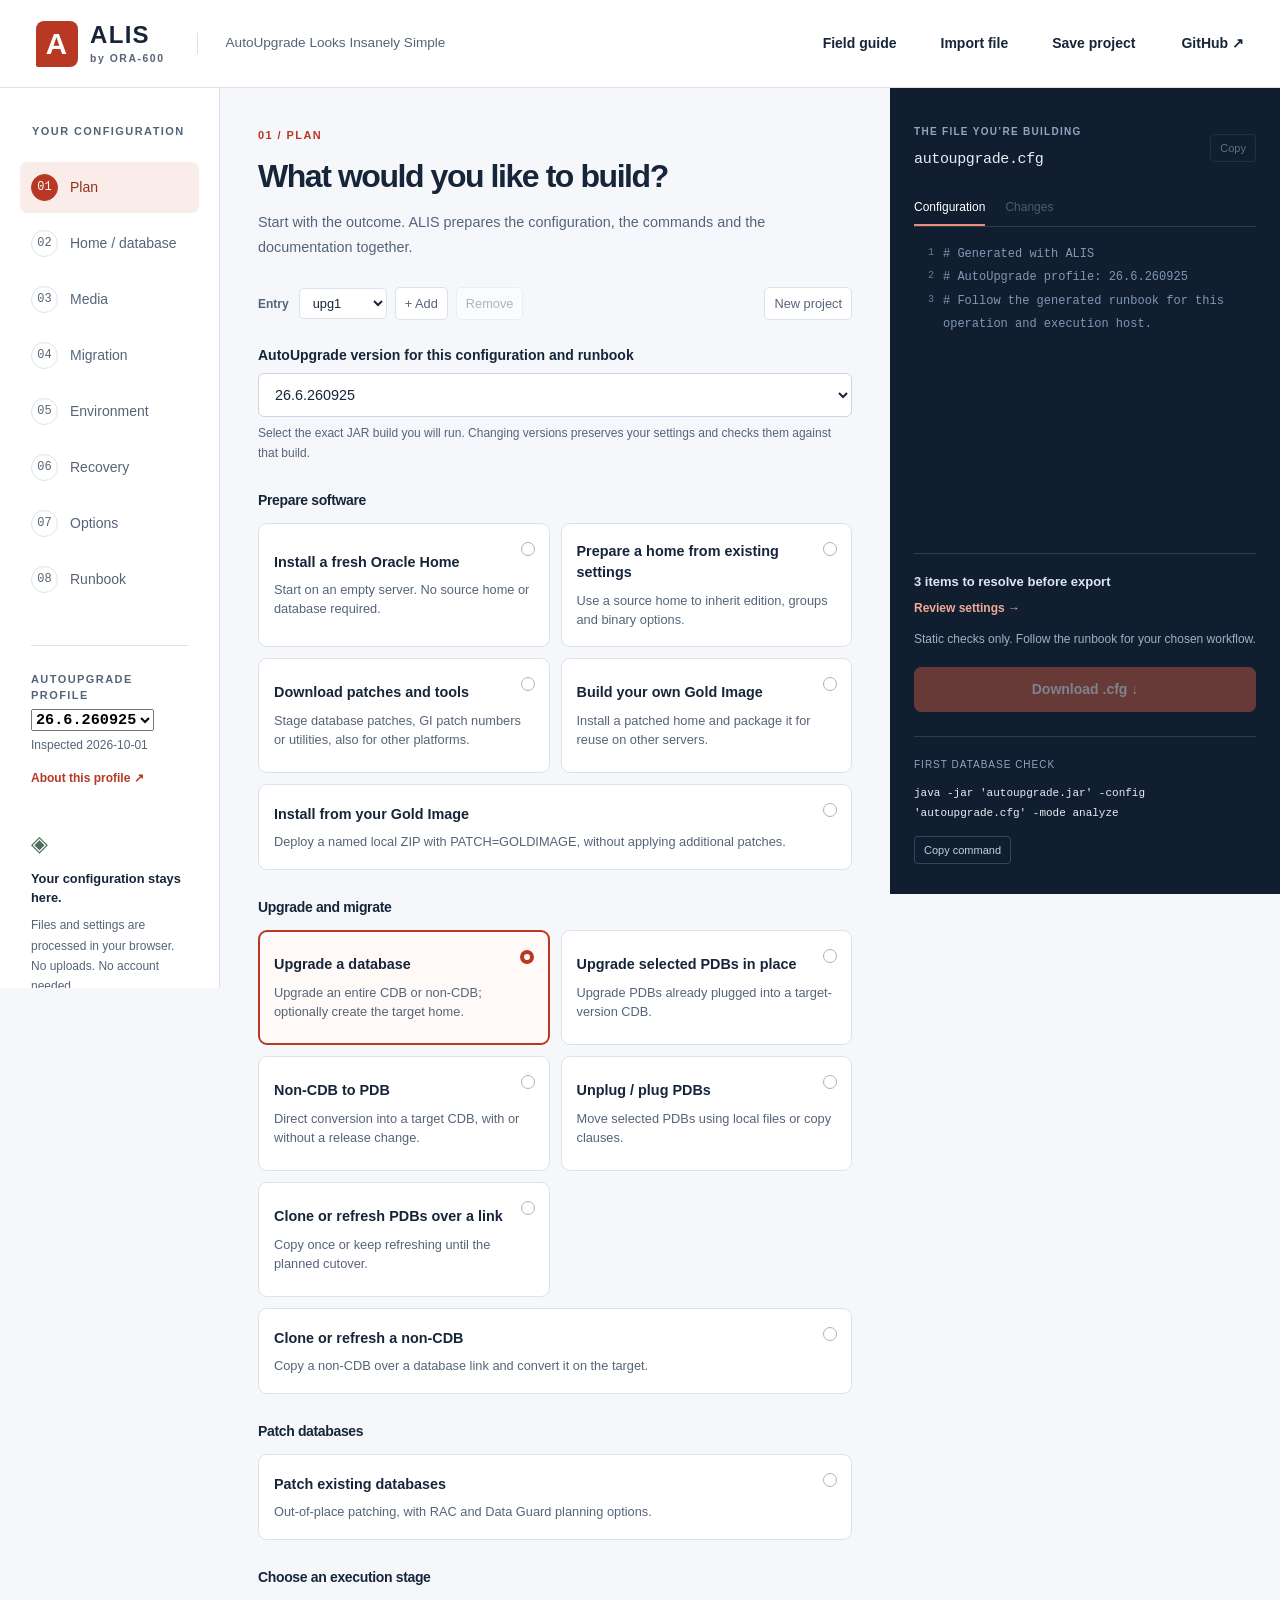
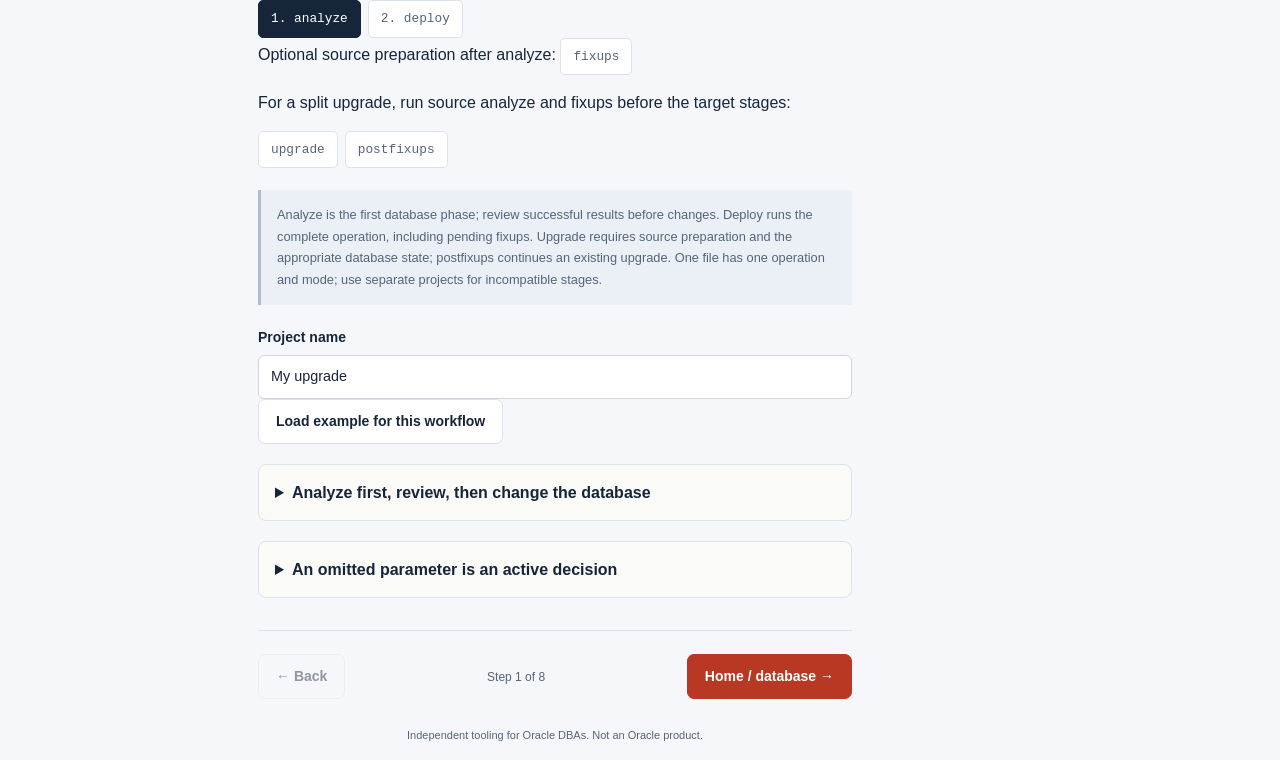
<file: site/index.html>
<!doctype html>
<html lang="en">
<head>
  <meta charset="utf-8">
  <meta name="viewport" content="width=device-width, initial-scale=1">
  <meta name="description" content="ALIS — AutoUpgrade Looks Insanely Simple. Build Oracle AutoUpgrade configurations and step-by-step runbooks in your browser. No installation required.">
  <meta name="referrer" content="no-referrer">
  <meta http-equiv="Content-Security-Policy" content="default-src 'self'; script-src 'self'; style-src 'self'; img-src 'self' data:; connect-src 'none'; object-src 'none'; base-uri 'none'; form-action 'none'">
  <title>ALIS — AutoUpgrade Looks Insanely Simple</title>
  <link rel="icon" type="image/svg+xml" href="assets/favicon.svg?v=21e9cd54d57ec6ae">
  <link rel="stylesheet" href="assets/style.css?v=11c03e2b8a1e6862">
  <script defer src="assets/profiles.js?v=5335e5cc0510787e"></script>
  <script defer src="assets/core.js?v=4c48ec1b794e5a6f"></script>
  <script defer src="assets/workflows.js?v=17a391b5713f0523"></script>
  <script defer src="assets/ansible-templates.js?v=e99da7ec90b7f775"></script>
  <script defer src="assets/ansible.js?v=1fee0efcdff41cfa"></script>
  <script defer src="assets/app.js?v=ddc512a291dff144"></script>
</head>
<body>
<a class="skip" href="#workspace">Skip to configuration</a>
<header class="topbar">
  <a class="brand" href="./" aria-label="ALIS home"><span class="brand-mark">A</span><span>ALIS<small>by ORA-600</small></span></a>
  <span class="product-name">AutoUpgrade Looks Insanely Simple</span>
  <nav class="top-actions" aria-label="Project actions">
    <button id="guide-button" class="button quiet">Field guide</button>
    <button id="import-button" class="button quiet">Import file</button>
    <button id="save-project" class="button quiet">Save project</button>
    <a href="https://github.com/ora600pl/alis" class="github-link" target="_blank" rel="noopener noreferrer">GitHub ↗</a>
  </nav>
</header>
<div class="app-shell">
  <aside class="sidebar" aria-label="Configuration steps">
    <div class="sidebar-heading">YOUR CONFIGURATION</div>
    <nav id="step-nav"></nav>
    <div class="profile-info"><span class="eyebrow">AUTOUPGRADE PROFILE</span><strong id="profile-name">26.6.260925</strong><span id="profile-reviewed">Inspected 1 Oct 2026</span><button id="profile-details" class="text-button">About this profile ↗</button></div>
    <div class="privacy-note"><span class="privacy-symbol" aria-hidden="true">◈</span><strong>Your configuration stays here.</strong><p>Files and settings are processed in your browser. No uploads. No account needed.</p></div>
    <a class="offline-link" id="offline-download" href="offline.html?v=61451fc2ac5eb604" download="alis-offline.html">Download offline edition ↓</a>
  </aside>
  <main id="workspace" tabindex="-1">
    <div class="workspace-top"><div><span class="eyebrow" id="step-kicker">01 / PLAN</span><h1 id="step-title">Every good upgrade starts with a plan.</h1><p class="intro" id="step-intro">Choose your path. ALIS will bring the right settings into focus.</p></div></div>
    <div class="database-strip"><label for="active-job">Entry</label><select id="active-job"></select><button id="add-job" class="small-button">+ Add</button><button id="remove-job" class="small-button">Remove</button><button id="new-project" class="small-button reset-project">New project</button></div>
    <div id="step-content"></div>
    <details id="dependency-notes" class="guide-note" hidden><summary>Why are some choices unavailable?</summary><ul id="dependency-reasons"></ul><p>Remove an explicit setting or change its prerequisite to enable another choice. Imported values are preserved; conflicting configurations cannot be exported.</p></details>
    <div class="step-footer"><button id="previous" class="button quiet">← Back</button><span id="step-count">Step 1 of 8</span><button id="next" class="button primary">Database details →</button></div>
    <p class="product-footer">Independent tooling for Oracle DBAs. Not an Oracle product.</p>
  </main>
  <aside class="preview-panel" aria-label="Live configuration preview">
    <div class="preview-title"><div><span class="eyebrow">THE FILE YOU’RE BUILDING</span><h2 id="preview-filename">autoupgrade.cfg</h2></div><button id="copy-config" class="code-button">Copy</button></div>
    <div class="preview-tabs" role="group" aria-label="Preview view"><button id="view-config" class="active">Configuration</button><button id="view-diff">Changes</button></div>
    <pre id="config-preview" tabindex="0" aria-label="Generated configuration"></pre>
    <div class="validation-summary"><div id="validation-status" role="status" aria-live="polite"></div><button id="review-issues" class="text-button">Review settings →</button><p>Static checks only. Follow the runbook for your chosen workflow.</p></div>
    <button id="download-config" class="button primary download-button">Download .cfg ↓</button>
    <div class="command-box"><span id="command-label">FIRST DATABASE CHECK</span><code id="analyze-command"></code><button id="copy-command" class="code-button">Copy command</button></div>
  </aside>
</div>
<input type="file" id="import-file" accept=".cfg,.conf,.txt,.json" hidden>
<dialog id="modal"><div class="modal-top"><h2 id="modal-title"></h2><button id="close-modal" class="small-button" aria-label="Close dialog">✕</button></div><div id="modal-body"></div></dialog>
<div id="toast" role="status" aria-live="polite" hidden></div>
<noscript><p class="noscript">Enable JavaScript to use ALIS. Configuration processing takes place entirely in your browser.</p></noscript>
</body>
</html>
</file>
<file: site/assets/style.css>
:root{color-scheme:light;--ink:#162539;--muted:#566479;--line:#dce2e9;--red:#b83824;--red-hover:#982b1b;--paper:#f5f7fa;--navy:#101e30;--white:#fff;--focus:#126eb5;font-family:Inter,-apple-system,BlinkMacSystemFont,"Segoe UI",sans-serif;font-size:16px;line-height:1.5}
*{box-sizing:border-box}body{margin:0;background:var(--paper);color:var(--ink)}button,input,select,textarea{font:inherit}button,a,input,select,textarea{-webkit-tap-highlight-color:transparent}button{cursor:pointer}a{color:inherit}button:disabled{cursor:not-allowed;opacity:.45}button:focus-visible,a:focus-visible,input:focus-visible,select:focus-visible,textarea:focus-visible,pre:focus-visible{outline:3px solid var(--focus);outline-offset:3px}button{transition:background .15s,color .15s}button:hover:not(:disabled){filter:brightness(.96)}h1,h2,h3,p{margin-top:0}h1{font-size:2rem;letter-spacing:-.045em;line-height:1.15;margin-bottom:16px;font-weight:650;max-width:580px}h2{font-size:1.15rem;letter-spacing:-.025em}h3{font-size:1rem}code,pre{font-family:"SFMono-Regular",Consolas,"Liberation Mono",monospace}.skip{position:fixed;top:-100px;left:15px;background:white;padding:12px;z-index:10}.skip:focus{top:10px}.topbar{height:88px;display:flex;align-items:center;gap:32px;padding:0 36px;border-bottom:1px solid var(--line);background:white}.brand{display:flex;align-items:center;gap:12px;text-decoration:none;font-weight:800;font-size:1.5rem;letter-spacing:.055em;line-height:1.05;flex-shrink:0}.brand small{display:block;font-size:.65rem;letter-spacing:.15em;font-weight:600;color:var(--muted);margin-top:6px}.brand-mark{display:grid;place-items:center;background:var(--red);color:white;width:42px;height:46px;font-size:1.85rem;border-radius:8px 8px 8px 2px;font-weight:750}.product-name{font-size:.85rem;color:var(--muted);border-left:1px solid var(--line);padding-left:28px}.top-actions{display:flex;align-items:center;gap:8px;margin-left:auto}.github-link{font-size:.875rem;text-decoration:none;margin-left:20px;font-weight:600}.button{border:1px solid var(--line);border-radius:7px;padding:11px 17px;font-size:.875rem;font-weight:600;background:white;color:var(--ink);white-space:nowrap}.button.primary{background:var(--red);border-color:var(--red);color:white}.button.primary:hover{background:var(--red-hover)}.button.quiet{background:transparent}.topbar .button.quiet{border-color:transparent}.small-button{border:1px solid var(--line);border-radius:5px;padding:6px 9px;background:white;color:var(--muted);font-size:.8rem}.text-button{background:none;padding:0;border:0;color:var(--red);font-size:.875rem;text-align:left;font-weight:600}.app-shell{max-width:1760px;min-height:calc(100vh - 88px);margin:auto;display:grid;grid-template-columns:220px minmax(360px,1fr) minmax(330px,390px)}.sidebar{border-right:1px solid var(--line);padding:35px 20px;background:#fff}.sidebar-heading,.eyebrow{font-size:.6875rem;font-weight:700;letter-spacing:.13em;color:var(--muted)}.sidebar-heading{padding:0 12px;margin-bottom:22px}.step-link{display:flex;align-items:center;gap:12px;width:100%;border:0;background:none;color:var(--muted);border-radius:7px;padding:12px 11px;margin:5px 0;font-size:.875rem;text-align:left;font-weight:500}.step-number{font-family:monospace;font-size:.75rem;width:27px;height:27px;display:grid;place-items:center;border:1px solid var(--line);border-radius:50%;flex-shrink:0}.step-link.active{background:#faece8;color:#932e1e}.step-link.active .step-number{background:var(--red);color:#fff;border-color:var(--red)}.profile-info{margin:40px 11px 0;border-top:1px solid var(--line);padding-top:25px;display:flex;flex-direction:column;gap:5px}.profile-info strong{font-family:monospace;font-size:.95rem}.profile-info>span:not(.eyebrow){font-size:.75rem;color:var(--muted)}.profile-info .text-button{margin-top:10px;font-size:.75rem}.privacy-note{margin:40px 11px 0}.privacy-note strong{display:block;font-size:.8rem;margin:8px 0}.privacy-note p{font-size:.75rem;color:var(--muted);line-height:1.7}.privacy-symbol{color:#4c6d5c;font-size:1.4rem}.offline-link{display:block;font-size:.75rem;color:var(--muted);margin:25px 11px}main{padding:39px 38px 16px;min-width:0;max-width:900px}.workspace-top{margin-bottom:28px}.workspace-top .eyebrow{display:block;color:var(--red);margin-bottom:14px}.intro{color:var(--muted);font-size:.9rem;line-height:1.7;margin-bottom:0;max-width:530px}.database-strip{display:flex;align-items:center;gap:8px;margin-bottom:25px;flex-wrap:wrap}.database-strip label{font-size:.75rem;color:var(--muted);font-weight:600;margin-right:2px}.database-strip select{border:1px solid var(--line);border-radius:5px;padding:6px 28px 6px 9px;background:#fff;color:var(--ink);font-size:.8rem;max-width:160px}.reset-project{margin-left:auto}.section-title{font-size:.875rem;margin:27px 0 12px;font-weight:650}.section-title:first-child{margin-top:0}.scenario-grid{display:grid;grid-template-columns:1fr 1fr;gap:11px}.scenario-card{border:1px solid var(--line);padding:17px 15px;background:white;border-radius:9px;text-align:left;position:relative;min-height:115px;color:var(--ink)}.scenario-card strong{display:block;font-size:.9rem;margin:0 19px 7px 0;font-weight:650}.scenario-card span{display:block;font-size:.8rem;color:var(--muted);line-height:1.55}.scenario-card .radio-mark{position:absolute;right:14px;top:18px;width:14px;height:14px;border:1px solid #a9b3c0;border-radius:50%}.scenario-card.selected{border:2px solid var(--red);padding:16px 14px;background:#fffaf8}.scenario-card.selected .radio-mark{border:4px solid var(--red)}.scenario-card:last-child{grid-column:1/-1;min-height:86px}.field-grid{display:grid;grid-template-columns:1fr 1fr;gap:20px 18px}.field{min-width:0}.field.wide{grid-column:1/-1}.field label{display:block;font-size:.875rem;font-weight:600;margin-bottom:7px}.field label code{font-weight:400;font-size:.6875rem;display:block;color:var(--muted);margin-top:3px;overflow-wrap:anywhere}.field input,.field select,.field textarea{width:100%;border:1px solid #cdd5df;border-radius:6px;background:#fff;color:var(--ink);padding:10px 12px;min-height:44px;font-size:.9rem}.field input::placeholder{color:#7d8999}.field select{padding-right:26px}.field textarea{min-height:90px;resize:vertical}.field .help{display:block;font-size:.75rem;color:var(--muted);margin-top:7px;line-height:1.6}.field .origin{display:block;font-size:.6875rem;color:#486353;margin-top:5px}.setting-note{font-size:.8rem;color:var(--muted);padding:14px 16px;border-left:3px solid #afbdcd;background:#eaf0f6;margin:22px 0;line-height:1.7}.setting-note strong{color:var(--ink)}.mode-choices{display:flex;flex-wrap:wrap;gap:7px}.mode-choice{border:1px solid var(--line);padding:8px 12px;border-radius:5px;background:#fff;font-family:monospace;font-size:.8rem;color:var(--muted)}.mode-choice.active{background:var(--ink);color:white;border-color:var(--ink)}.step-footer{display:flex;align-items:center;gap:14px;border-top:1px solid var(--line);margin-top:32px;padding-top:23px}.step-footer span{font-size:.75rem;color:var(--muted);margin:auto}.product-footer{font-size:.6875rem;color:var(--muted);text-align:center;margin:28px 0 0}.preview-panel{padding:30px 24px;background:var(--navy);color:#e7edf5;min-width:0}.preview-title{display:flex;align-items:center;justify-content:space-between;gap:8px}.preview-title .eyebrow{color:#93a6bf;font-size:.625rem}.preview-title h2{font:500 .9375rem monospace;margin:9px 0 22px;overflow-wrap:anywhere}.code-button{font-size:.6875rem;color:#c2d0e1;border:1px solid #34465d;background:transparent;padding:5px 9px;border-radius:4px}.preview-title .code-button{margin-bottom:12px}.preview-tabs{border-bottom:1px solid #2c3d52;display:flex;gap:20px}.preview-tabs button{border:0;border-bottom:2px solid transparent;padding:8px 0;background:none;color:#91a5be;font-size:.75rem}.preview-tabs button.active{border-bottom-color:#e68e76;color:#fff}#config-preview{font-size:.75rem;line-height:1.95;min-height:290px;max-height:500px;overflow:auto;margin:16px 0 20px;padding:0 0 8px;white-space:pre-wrap;overflow-wrap:anywhere;tab-size:2}.code-line{display:block;counter-increment:line;position:relative;padding-left:29px;min-height:1.95em}.code-line:before{content:counter(line);position:absolute;left:0;top:0;color:#647b97;width:20px;text-align:right;font-size:.625rem}.code-comment{color:#8197b2}.code-key{color:#d9aa94}.code-value{color:#d6e5f4}.code-added{color:#90c8a7}.code-removed{color:#edada4}.validation-summary{border-top:1px solid #2c3d52;padding:18px 0 13px}.validation-summary p{font-size:.75rem;color:#9fb0c7;line-height:1.65;margin:11px 0 0}.validation-summary .text-button{color:#f0aa97;font-size:.75rem;margin-top:7px}#validation-status{font-size:.8125rem;font-weight:600;color:#dce7f4}#validation-status.ready{color:#a8d2b5}.download-button{width:100%;margin-top:5px;background:#d15a40!important;border-color:#d15a40!important}.command-box{margin-top:24px;border-top:1px solid #2c3d52;padding-top:20px}.command-box>span{display:block;font-size:.625rem;letter-spacing:.1em;color:#91a5be}.command-box code{display:block;font-size:.6875rem;line-height:1.8;overflow-wrap:anywhere;margin:12px 0}.review-list{list-style:none;padding:0;margin:0}.review-list li{padding:13px 14px;margin:9px 0;border:1px solid var(--line);border-radius:6px;background:#fff;font-size:.8125rem;line-height:1.65;overflow-wrap:anywhere}.issue-label{display:block;text-transform:uppercase;font-weight:700;font-size:.625rem;letter-spacing:.1em;margin-bottom:3px}.review-list .error{border-left:3px solid #b83824}.review-list .error .issue-label{color:#a43020}.review-list .warning{border-left:3px solid #a26d13}.review-list .warning .issue-label{color:#77500e}.success-note{background:#eaf3ed;color:#245536;border:1px solid #bad3c2;padding:16px;border-radius:7px;font-size:.875rem}.extra-row{display:flex;gap:10px;align-items:flex-start;padding:12px 0;border-bottom:1px solid var(--line)}.extra-row code{font-size:.75rem;overflow-wrap:anywhere;display:block}.extra-row .extra-value{font-size:.8rem;color:var(--muted);margin-top:4px;overflow-wrap:anywhere}.extra-row button{margin-left:auto;flex-shrink:0}.advanced-add{margin-top:25px;padding-top:20px;border-top:1px solid var(--line)}.advanced-add .button{margin-top:14px}.pdb-block{padding:18px 0 24px;border-bottom:1px solid var(--line)}.pdb-block h3{font-family:monospace;font-size:.875rem}.pdb-block .field-grid{gap:15px}.catalog{margin-top:25px}.catalog summary{font-size:.875rem;cursor:pointer}.catalog table{width:100%;font-size:.75rem;border-collapse:collapse;margin-top:16px}.catalog td,.catalog th{padding:8px;text-align:left;border-bottom:1px solid var(--line);overflow-wrap:anywhere}.catalog code{font-size:.6875rem}.catalog-wrap{overflow:auto}.catalog .status{font-size:.6875rem}.review-actions{display:flex;flex-wrap:wrap;gap:8px;margin-top:20px}.empty-message{padding:25px 0;color:var(--muted);font-size:.875rem}dialog{width:min(600px,calc(100% - 32px));max-height:85vh;overflow:auto;border:1px solid var(--line);border-radius:12px;padding:26px;color:var(--ink);box-shadow:0 25px 100px #0003}dialog::backdrop{background:#07132699}.modal-top{display:flex;justify-content:space-between;align-items:center;margin-bottom:14px;gap:12px}.modal-top h2{margin:0}.modal-top button{border:0;font-size:1rem}#modal-body{font-size:.875rem;color:var(--muted)}#modal-body code{overflow-wrap:anywhere}#modal-body .field{margin:14px 0}#modal-body .button{margin:12px 6px 0 0}#toast{position:fixed;bottom:24px;left:50%;transform:translateX(-50%);background:var(--ink);color:#fff;padding:12px 20px;border:1px solid #526379;border-radius:7px;box-shadow:0 4px 20px #0002;z-index:20;font-size:.875rem;max-width:90vw}.noscript{padding:30px;font-size:1.2rem}input[aria-invalid=true]{border-color:var(--red)}
@media(min-width:1450px){main{padding-left:55px;padding-right:55px}.app-shell{grid-template-columns:235px minmax(400px,1fr) 420px}h1{font-size:2.35rem}}
@media(max-width:1180px){.app-shell{grid-template-columns:180px minmax(340px,1fr) 310px}.sidebar{padding:30px 10px}main{padding:32px 24px 16px}.preview-panel{padding:25px 18px}.topbar{padding:0 24px;gap:22px}.product-name{max-width:220px;font-size:.75rem}.github-link{margin-left:5px}h1{font-size:1.75rem}.database-strip{gap:5px}.reset-project{margin-left:0}}
@media(max-width:980px){.product-name{display:none}.app-shell{grid-template-columns:160px minmax(0,1fr)}.preview-panel{grid-column:2;padding:26px;display:block}.sidebar{grid-row:1/3}.scenario-grid{gap:12px}#config-preview{min-height:180px;max-height:350px}.command-box{margin-top:20px}.privacy-note{margin-top:30px}.topbar{height:78px}.preview-title h2{margin-bottom:16px}}
@media(max-width:640px){.topbar{padding:14px 16px;height:auto;gap:12px;flex-wrap:wrap}.brand{font-size:1.2rem}.brand-mark{width:33px;height:37px;font-size:1.5rem}.brand small{font-size:.6rem}.top-actions{gap:2px}.top-actions .button{padding:8px;font-size:.75rem}.github-link{font-size:.75rem;margin-left:7px}.app-shell{display:block}.sidebar{border-right:0;padding:12px 16px;border-bottom:1px solid var(--line)}.sidebar-heading,.profile-info,.privacy-note,.offline-link{display:none}#step-nav{display:flex;gap:5px;overflow-x:auto}.step-link{width:auto;flex-shrink:0;padding:7px 9px;margin:0;gap:7px;font-size:.75rem}.step-number{width:23px;height:23px;font-size:.65rem}.step-link:not(.active) .step-label{display:none}main{padding:26px 20px 16px}h1{font-size:1.8rem;max-width:400px}.intro{font-size:.875rem}.workspace-top{margin-bottom:22px}.field-grid{grid-template-columns:1fr;gap:18px}.scenario-card{padding:15px 12px}.scenario-card.selected{padding:14px 11px}.scenario-card strong{font-size:.875rem}.scenario-card span{font-size:.75rem}.preview-panel{padding:26px 20px}.step-footer{gap:6px}.step-footer .button{padding:10px 12px}.field input,.field select,.field textarea{font-size:1rem}.database-strip{gap:6px}.database-strip .small-button{min-height:36px}.step-footer span{font-size:.6875rem}.product-footer{font-size:.65rem}.topbar .github-link{display:none}.profile-mobile{display:block}}
@media(prefers-reduced-motion:reduce){*{scroll-behavior:auto!important;transition:none!important}}
/* Workflow guide and runbook */
@media(min-width:981px){.sidebar,.preview-panel{position:sticky;top:0;max-height:100dvh;overflow-y:auto;align-self:start}.sidebar{min-height:calc(100vh - 88px)}}
@media(max-width:640px){.sidebar{position:sticky;top:0;z-index:5}#workspace{scroll-margin-top:85px}}
.guide-note,.option-group{margin:20px 0;padding:16px;border:1px solid var(--line,#deded8);border-radius:8px;background:#fafaf7}.guide-note summary,.option-group summary{font-weight:650;cursor:pointer;line-height:1.45}.guide-note p,.runbook-step p{line-height:1.65;color:#4d565d}.source-links{display:flex;flex-wrap:wrap;gap:8px 16px;font-size:12px;margin-top:10px}.source-links a{color:#8b3324;text-decoration:underline;text-underline-offset:3px}.patch-tokens{display:flex;flex-wrap:wrap;gap:8px;margin:14px 0 20px}.patch-builder{padding:4px 0 18px;border-bottom:1px solid #deded8}.patch-builder .section-title{margin-top:14px}.runbook-step{display:grid;grid-template-columns:32px minmax(0,1fr);gap:14px;padding:24px 0;border-bottom:1px solid #ddd}.runbook-step h3{font-size:19px;margin:7px 0 10px}.runbook-number{height:30px;width:30px;border-radius:50%;display:grid;place-items:center;background:#e7eae6;color:#253e36;font-size:13px;font-weight:700}.runbook-code{padding:14px;background:#192831;color:#f1f3eb;border-radius:7px}.runbook-code pre,.recovery-tools pre{white-space:pre-wrap;overflow-wrap:anywhere;font-size:12px;line-height:1.65;max-width:100%}.runbook-code .small-button{background:#f6f7f3;color:#182b34}.code-kind{color:#b6c9c3;font-size:10px;text-transform:uppercase;letter-spacing:.08em}.artifact-list{border:1px solid #ddd;border-radius:8px}.artifact-list>div{display:flex;flex-wrap:wrap;align-items:center;gap:10px;padding:14px}.artifact-list span{font-size:12px;color:#68716f}.artifact-list button{margin-left:auto}.reference-entry{padding:20px 0;border-bottom:1px solid #ddd}.reference-entry h3{font-size:15px;overflow-wrap:anywhere}.reference-entry p{line-height:1.65}.reference-meta{font-size:12px;color:#53645e;line-height:1.8;margin-bottom:10px}.workflow-map{display:grid;grid-template-columns:repeat(2,minmax(0,1fr));gap:12px;padding-top:16px}.workflow-map>div{display:flex;flex-direction:column;gap:7px;border:1px solid #ddd;padding:12px;border-radius:6px}.workflow-map span{font-size:12px;line-height:1.5}.workflow-map code{font-size:11px;color:#81402b}#modal:has(#reference-search){width:min(900px,94vw);max-width:94vw}#reference-search{box-sizing:border-box;width:100%;margin:10px 0;padding:12px;border:1px solid #bbb;border-radius:5px}#modal-body{overflow-wrap:anywhere}.runbook-code button,.recovery-tools button{margin-top:8px}.review-actions{display:flex;gap:8px;flex-wrap:wrap}.option-group .field-grid{margin-top:20px}.field .field{padding:8px 0}.scenario-card span{line-height:1.5}.field:has(details){align-self:start}
@media(max-width:640px){.workflow-map{grid-template-columns:1fr}.top-actions{gap:4px}.top-actions .button{padding:8px;font-size:11px}.runbook-step{grid-template-columns:25px minmax(0,1fr);gap:10px}.runbook-number{width:25px;height:25px}.artifact-list>div{align-items:start;flex-direction:column}.artifact-list button{margin-left:0}.step-link{min-width:46px}#step-nav{overflow-x:auto}}
@media print{.topbar,.sidebar,.preview-panel,.database-strip,.step-footer,.review-actions,.product-footer,.skip,button{display:none!important}.app-shell{display:block!important}#workspace{padding:0!important;max-width:none!important}body{background:white!important;color:black!important}.runbook-step{break-inside:avoid;display:block}.runbook-number{display:none}.runbook-code{background:#f4f4f4!important;color:black!important;border:1px solid #bbb}.runbook-code pre{white-space:pre-wrap}.source-links{display:block}.source-links a{display:block;color:black}.source-links a:after{content:' (' attr(href) ')';font-size:9px}.option-group{break-inside:avoid}}
.artifact-content{flex-basis:100%;width:100%}.artifact-content pre{white-space:pre-wrap;overflow-wrap:anywhere;font-size:12px;line-height:1.6}.guide-tabs{position:sticky;top:0;background:#fff;padding:10px 0;z-index:1}.modal-top{position:sticky;top:0;background:#fff;z-index:2}#modal:has(.guide-tabs){width:min(900px,94vw);max-width:94vw}@media print{.artifact-content>*{display:block!important}.artifact-content{display:block!important}.artifact-content>summary{display:none!important}}
/* Dependent controls remain visible with an explanation and a way to clear imported values. */
.field input:disabled,.field select:disabled{background:#e8ebee;color:#737d88;cursor:not-allowed;opacity:.7}.field option:disabled{color:#8b9299}.dependency-reason{display:block;margin-top:8px;font-size:.75rem;line-height:1.6;color:#795324}.dependency-reason[hidden]{display:none}.clear-setting{margin-top:8px;font-size:.75rem}#dependency-reasons{font-size:.8rem;line-height:1.65;padding-left:20px}#dependency-reasons li{margin-bottom:7px}
</file>
